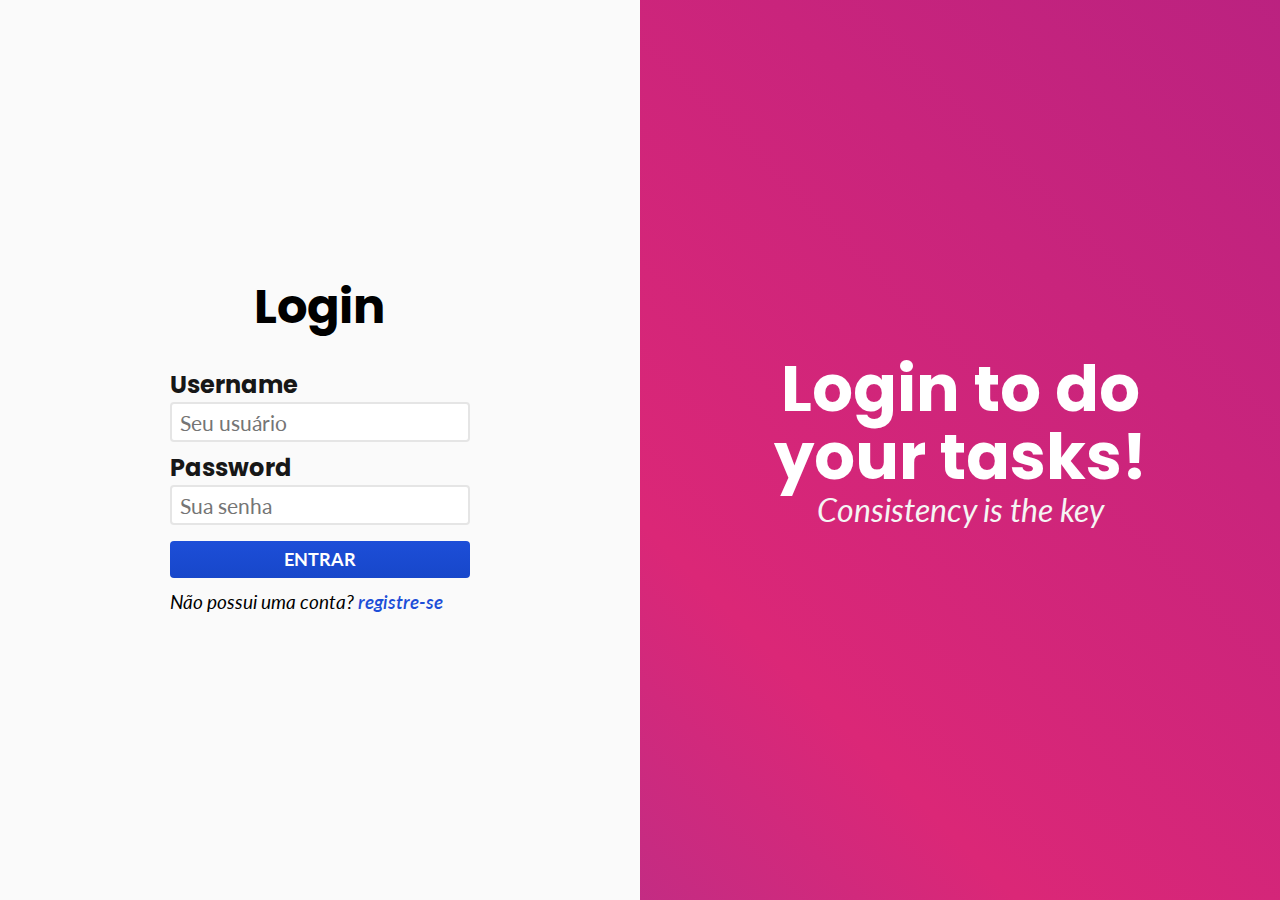
<file: index.html>
<!-- UNUSED JUST SKELETON-->
<!DOCTYPE html>
<html lang="pt-br">
  <head>
    <meta charset="UTF-8" />
    <meta http-equiv="X-UA-Compatible" content="ie=edge" />
    <meta name="viewport" content="width=device-width, initial-scale=1.0" />
    <meta name="description" content="Projeto de uma todo list usando JS PHP" />
    <link rel="preconnect" href="https://fonts.googleapis.com" />
    <link rel="preconnect" href="https://fonts.gstatic.com" crossorigin />
    <link
      href="https://fonts.googleapis.com/css2?family=Lato:ital,wght@0,300;0,400;0,700;1,400&family=Poppins:wght@400;500;700&display=swap"
      rel="stylesheet"
    />
    <link rel="stylesheet" href="./css/style.css" />
    <title>Login</title>
  </head>
  <body>
    <div class="container">
      <main class="grid-layout">
        <div class="login-container">
          <h2 class="login-titulo">Login</h2>
          <form action="./login/login.php" method="post">
            <label for="userName">Username</label>
            <input
              type="text"
              name="userName"
              id="userName"
              placeholder="Seu usuário"
            />
            <label for="userPassword">Password</label>
            <input
              type="password"
              name="userPassword"
              id="userPassword"
              placeholder="Sua senha"
            />
            <button class="btn-entrar btn" type="submit">Entrar</button>
            <p>Não possui uma conta?<a href=""> registre-se</a></p>
          </form>
        </div>
        <div class="other-Content">
          <h1>Login to do your tasks!</h1>
          <p>Consistency is the key</p>
        </div>
        <div class="register-modal-container">
          <div class="register-modal">
            <button class="btn-close" type="button">X</button>
            <form action="./login/register.php" method="post">
              <label for="userName">Username</label>
              <input
                type="text"
                name="username"
                id="registerName"
                placeholder="Seu usuário"
              />
              <label for="userPassword">Password</label>
              <input
                type="password"
                name="password"
                id="registerPassword"
                placeholder="Sua senha"
              />
              <label for="userEmail">E-mail</label>
              <input
                type="email"
                name="email"
                id="registerEmail"
                placeholder="email@email.com"
              />
              <button class="btn-cadastrar btn" type="submit">Cadastrar</button>
            </form>
          </div>
        </div>
      </main>
    </div>
    <script type="module" src="app.js"></script>
  </body>
</html>
</file>
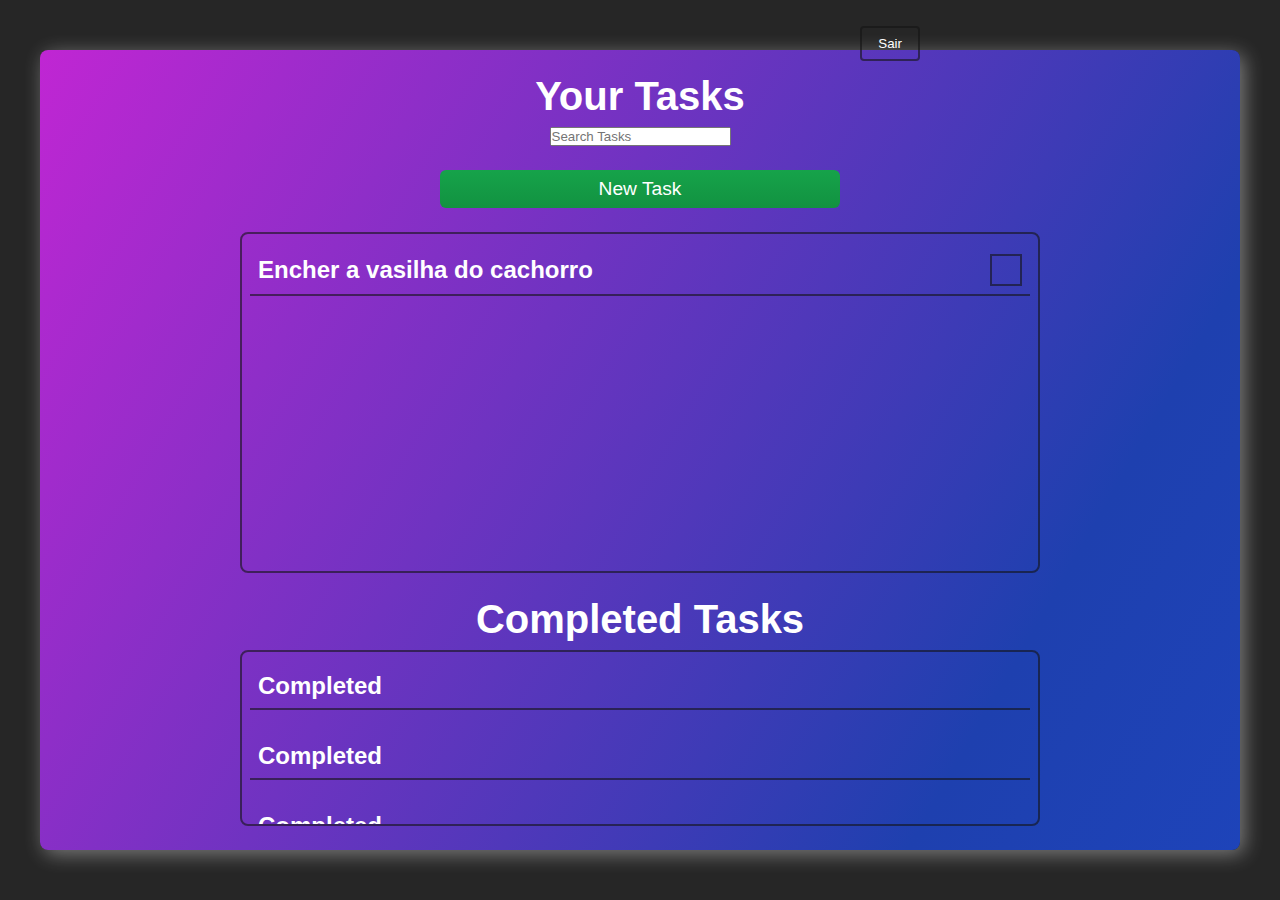
<file: pages/home.html>
<!-- UNUSED JUST SKELETON-->

<!DOCTYPE html>
<html lang="en">
  <head>
    <meta charset="UTF-8" />
    <meta http-equiv="X-UA-Compatible" content="ie=edge" />
    <meta name="viewport" content="width=device-width, initial-scale=1.0" />
    <link rel="stylesheet" href="../css/style.css" />
    <title>Home - Todo List</title>
  </head>
  <body>
    <main class="main-container">
      <form action="../login/logout.php" method="post" class="logout">
        <button class="btn-logout" type="submit">Sair</button>
      </form>
      <div class="todo-container">
        <h1>Your Tasks</h1>
        <div class="todo-write">
          <form action="" method="post">
            <input
              type="search"
              name="writeTask"
              id="writeTask"
              placeholder="Search Tasks"
            />
          </form>
        </div>
        <div class="todo-tasks-container">
          <button type="button" class="btn-addTask">New Task</button>
          <ul class="todo-tasks-list">
            <li class="todo-task">
              <span class="taksTitle"> Encher a vasilha do cachorro</span>
              <input type="checkbox" name="checkbox" id="checkbox" />
            </li>
          </ul>
          <h2 class="titulo-completed-tasks">Completed Tasks</h2>
          <ul class="todo-tasks-list completed">
            <li class="todo-task completed">Completed</li>
            <li class="todo-task completed">Completed</li>
            <li class="todo-task completed">Completed</li>
            <li class="todo-task completed">Completed</li>
            <li class="todo-task completed">Completed</li>
            <li class="todo-task completed">Completed</li>
            <li class="todo-task completed">Completed</li>
          </ul>
        </div>
      </div>
      <div class="register-modal-container-task">
        <div class="register-modal-task">
          <button class="btn-close-task" type="button">X</button>
          <form action="../login/registerTask.php" method="post">
            <label for="nomeTask">Task name</label>
            <input
              type="text"
              name="nomeTask"
              id="nomeTask"
              placeholder="Task title"
            />
            <label for="descTask">Task description</label>
            <textarea
              name="descTask"
              id="descTask"
              cols="30"
              rows="10"
            ></textarea>
            <button class="btn-cadastrar-task btn" type="submit">
              Add task
            </button>
          </form>
        </div>
      </div>
    </main>
    <script type="module" src="../app.js"></script>
  </body>
</html>
</file>
<file: css/style.css>
@import "./main.css";
@import "./todo.css";
</file>
